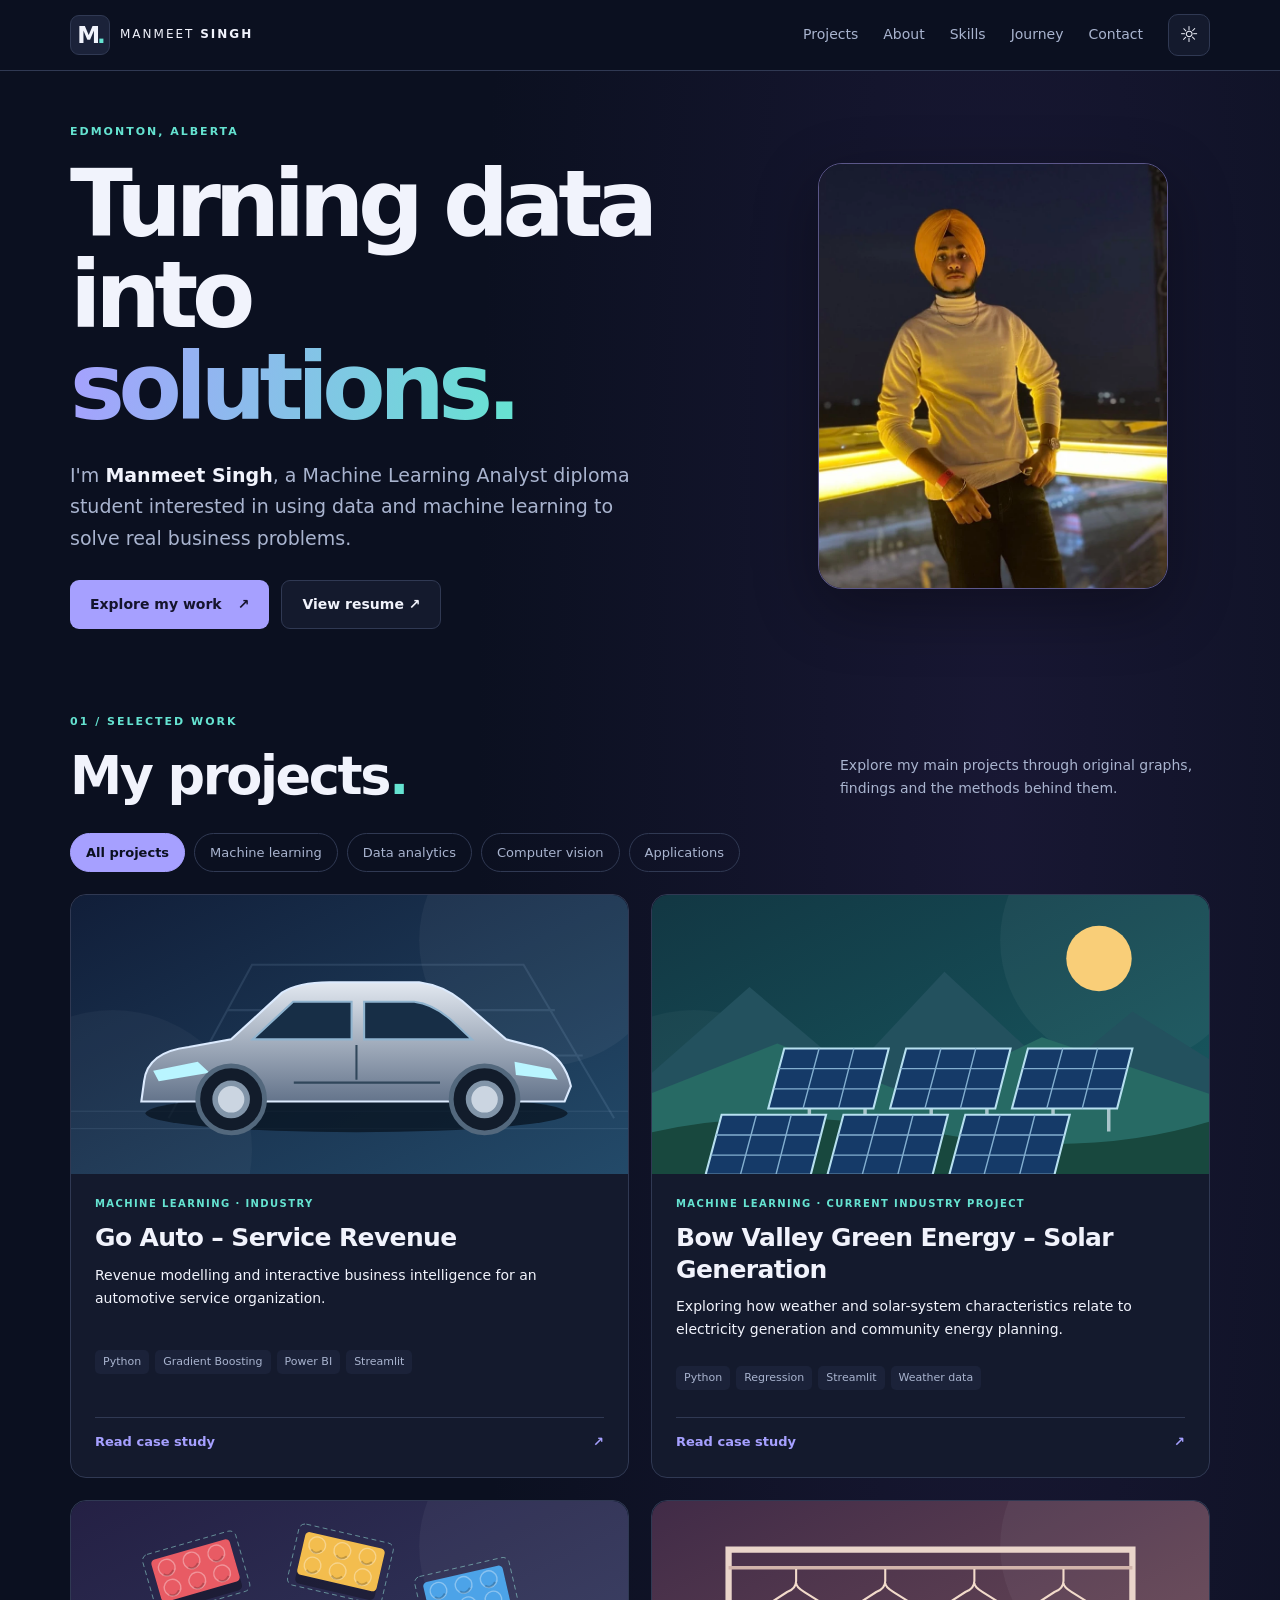
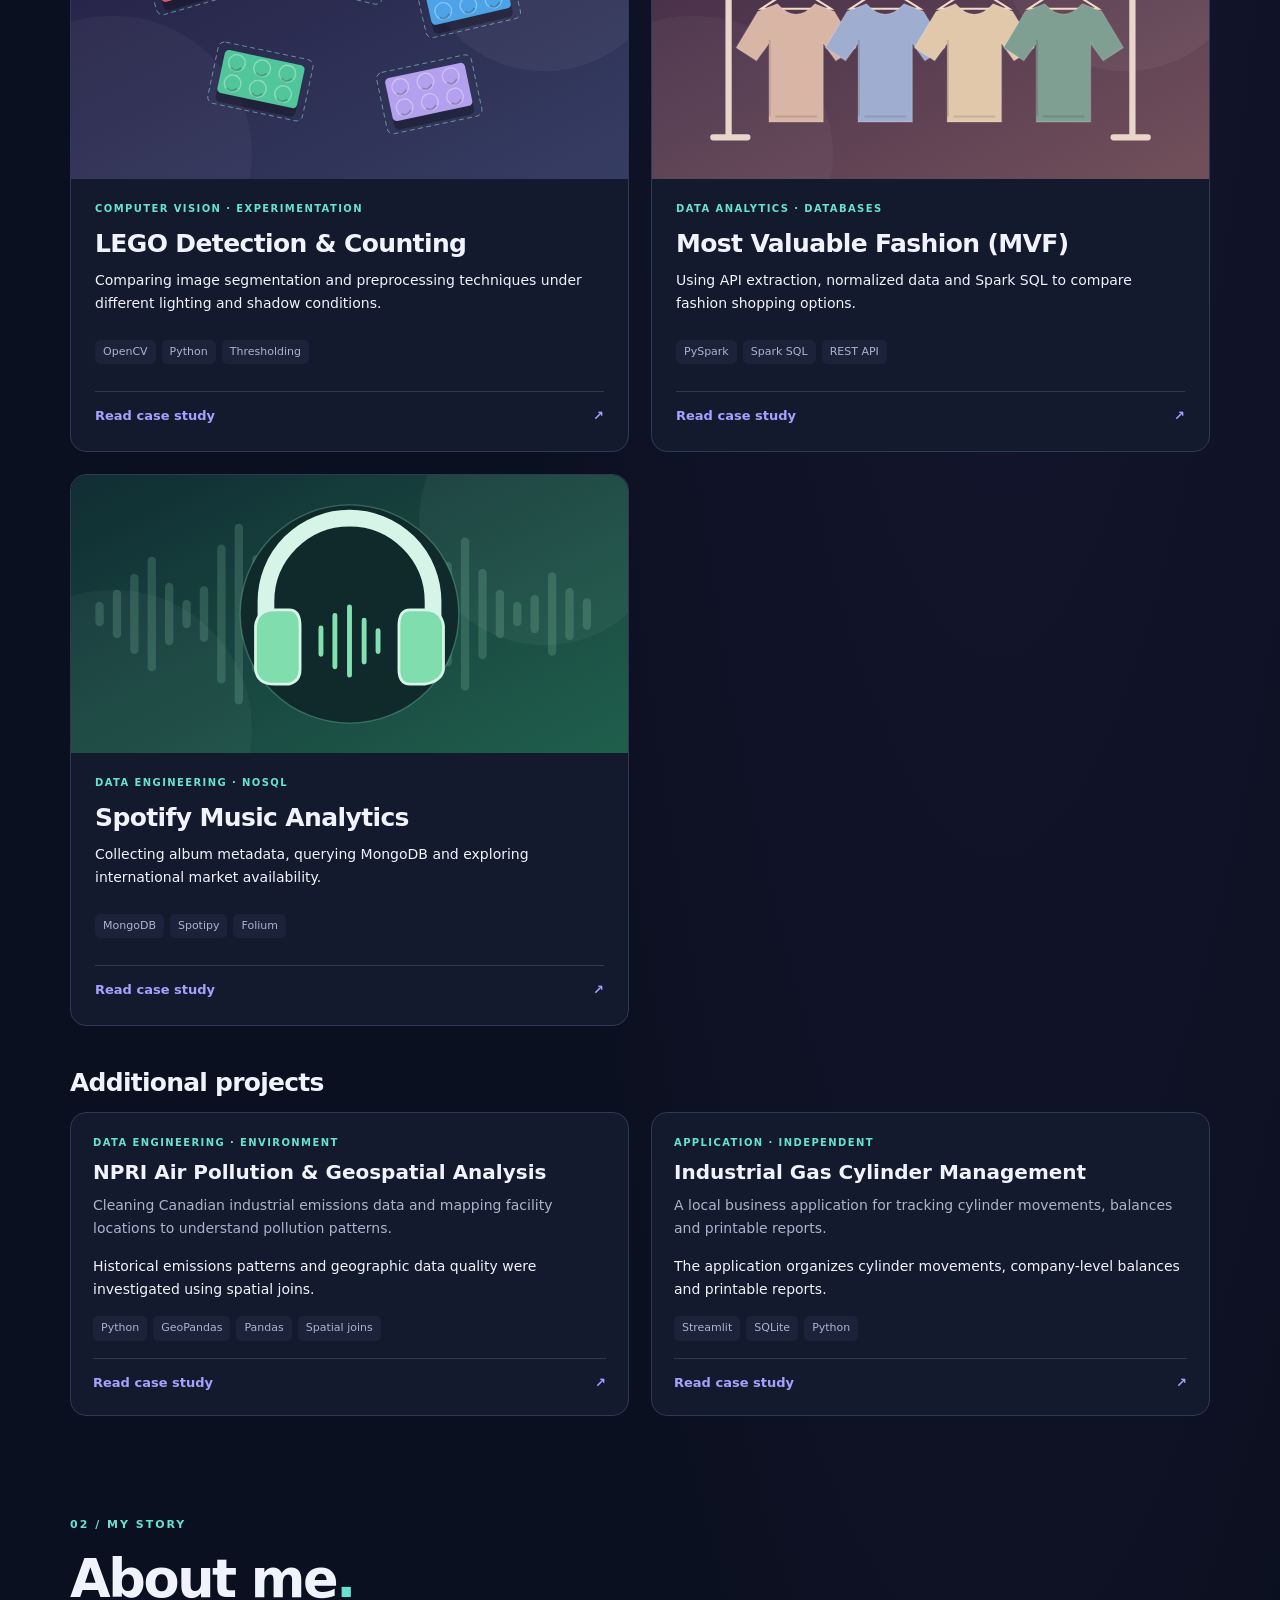
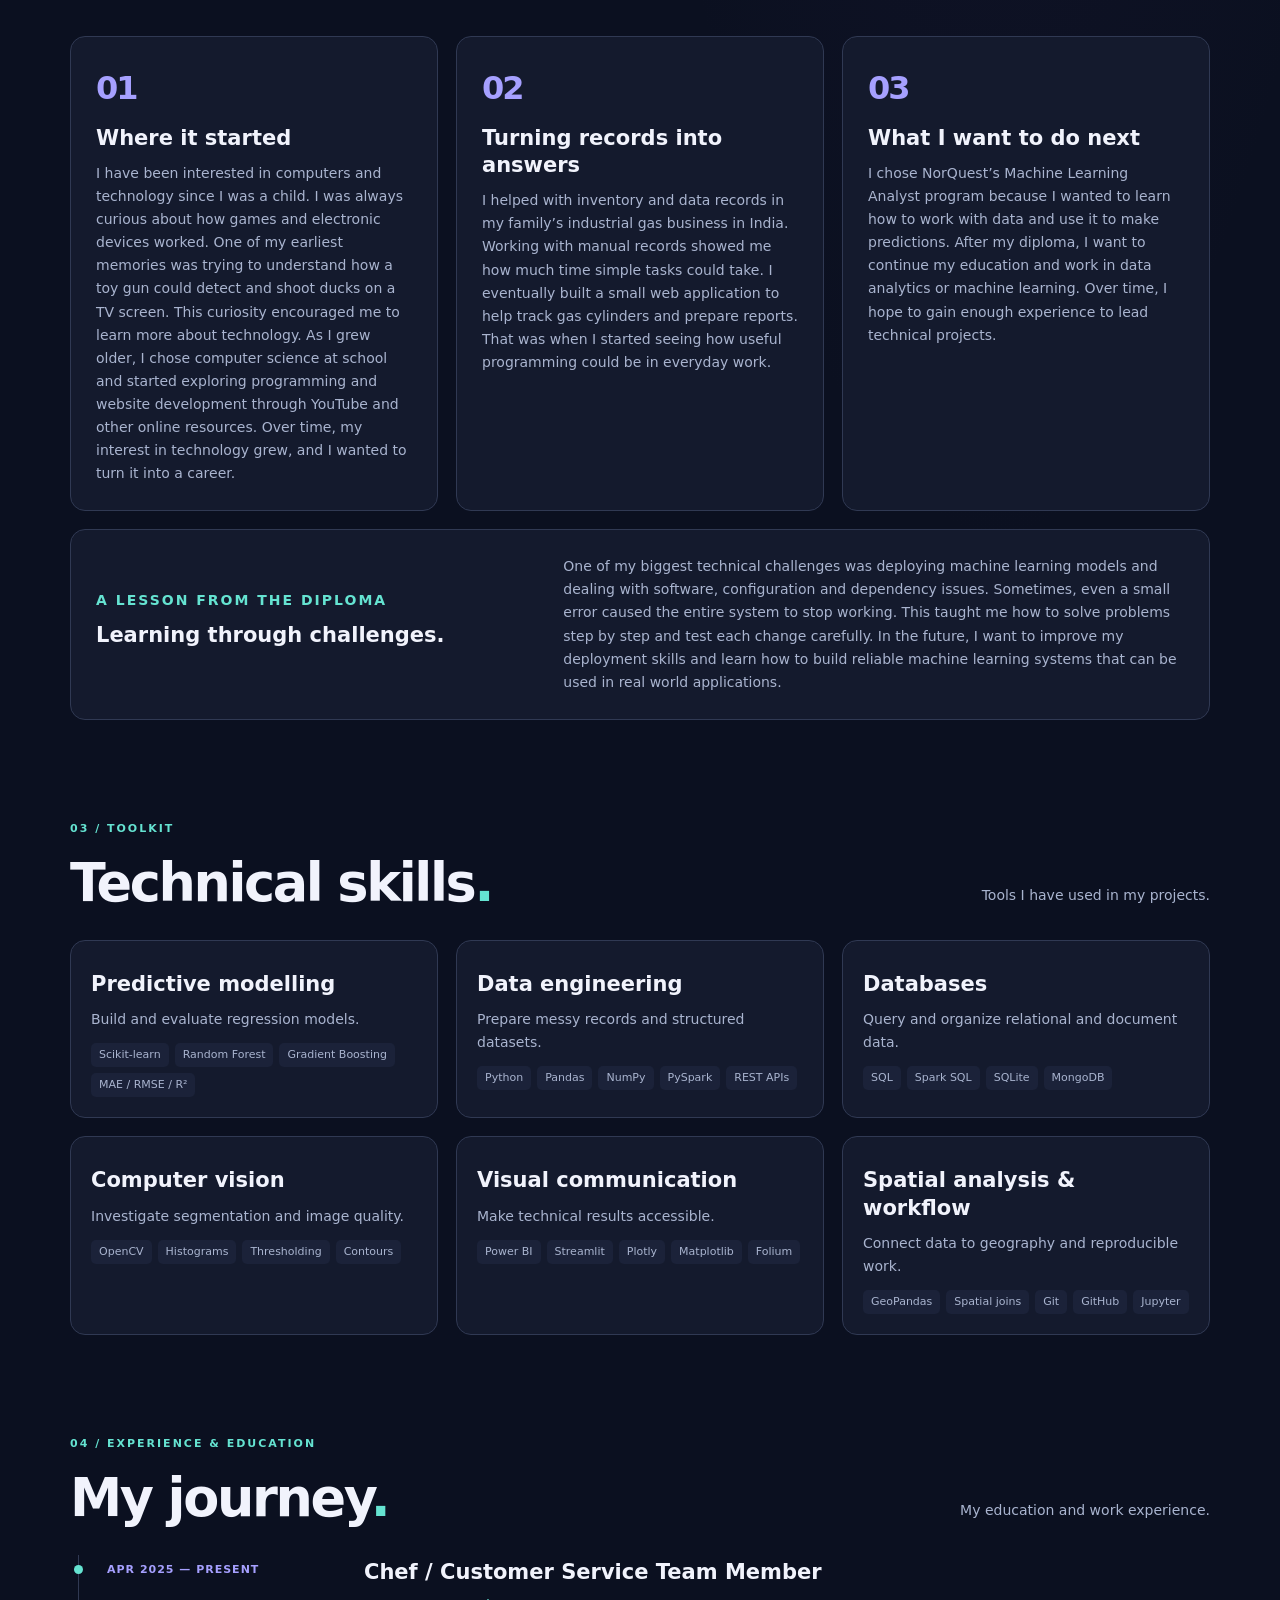
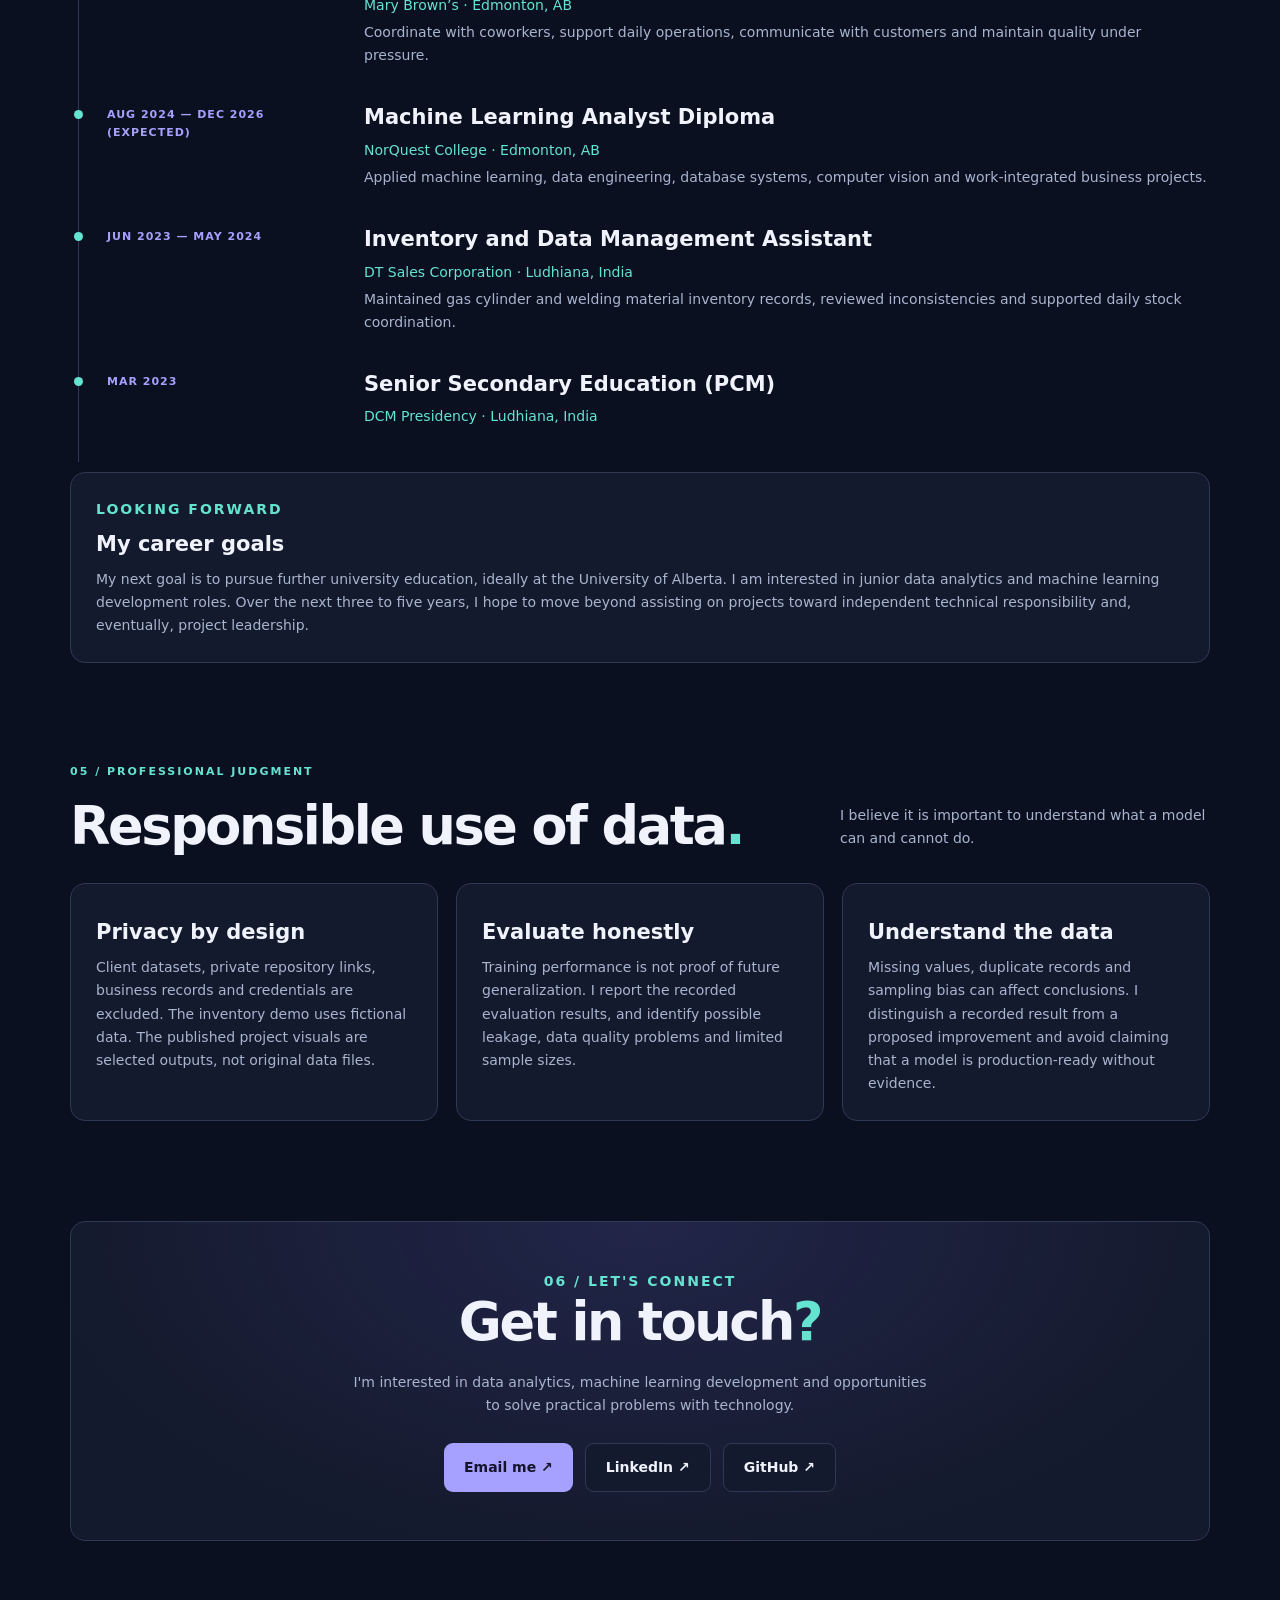
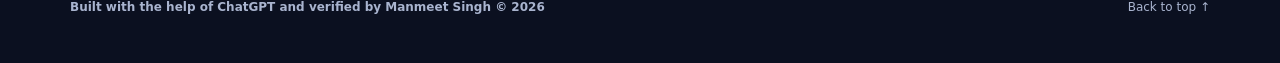
<file: index.html>
<!DOCTYPE html>

<html lang="en"><head><meta charset="utf-8"/><meta content="width=device-width,initial-scale=1" name="viewport"/><meta content="Manmeet Singh — Machine Learning Analyst student. Selected work in analytics, computer vision and business automation." name="description"/><meta content="#0c1021" name="theme-color"/><title>Manmeet Singh | Data &amp; Machine Learning Portfolio</title><link href="style.css" rel="stylesheet"/><script defer="" src="app.js"></script></head><body><a class="skip" href="#main">Skip to content</a><header class="header"><div class="nav wrap"><a class="brand" href="#home"><span class="mark">M<span>.</span></span><span>MANMEET <b>SINGH</b></span></a><button aria-expanded="false" aria-label="Toggle navigation" class="menu">☰</button><nav aria-label="Main navigation"><a href="#work">Projects</a><a href="#about">About</a><a href="#skills">Skills</a><a href="#journey">Journey</a><a href="#contact">Contact</a></nav><button aria-label="Switch color theme" class="theme" id="theme">☼</button></div></header><main id="main"><section class="hero wrap" id="home"><div class="hero-copy"><div class="eyebrow">EDMONTON, ALBERTA</div><h1>Turning data into<br/><em>solutions.</em></h1><p class="intro">I'm <strong>Manmeet Singh</strong>, a Machine Learning Analyst diploma student interested in using data and machine learning to solve real business problems.</p><div class="actions"><a class="primary" href="#work">Explore my work <span>↗</span></a><a class="secondary" href="resume.html">View resume ↗</a></div></div><div aria-label="Portrait of Manmeet Singh" class="hero-art"><div class="portrait"><img alt="Manmeet Singh standing outdoors in warm evening lighting" src="assets/portrait.webp"/></div></div></section><section class="section wrap" id="work"><div class="section-head"><div><p class="eyebrow">01 / SELECTED WORK</p><h2>My projects<span>.</span></h2></div><p>Explore my main projects through original graphs, findings and the methods behind them.</p></div><div aria-label="Filter projects" class="filters" role="group"><button aria-pressed="true" class="active" data-filter="all">All projects</button><button aria-pressed="false" data-filter="ml">Machine learning</button><button aria-pressed="false" data-filter="data">Data analytics</button><button aria-pressed="false" data-filter="cv">Computer vision</button><button aria-pressed="false" data-filter="app">Applications</button></div><div class="project-grid" id="projects"></div><p aria-live="polite" class="sr" id="filter-status"></p></section><section class="section wrap" id="about"><div class="section-head"><div><p class="eyebrow">02 / MY STORY</p><h2>About me<span>.</span></h2></div></div><div class="story"><article class="panel"><span class="number">01</span><h3>Where it started</h3><p>I have been interested in computers and technology since I was a child. I was always curious about how games and electronic devices worked. One of my earliest memories was trying to understand how a toy gun could detect and shoot ducks on a TV screen. This curiosity encouraged me to learn more about technology. As I grew older, I chose computer science at school and started exploring programming and website development through YouTube and other online resources. Over time, my interest in technology grew, and I wanted to turn it into a career.</p></article><article class="panel"><span class="number">02</span><h3>Turning records into answers</h3><p>I helped with inventory and data records in my family’s industrial gas business in India. Working with manual records showed me how much time simple tasks could take. I eventually built a small web application to help track gas cylinders and prepare reports. That was when I started seeing how useful programming could be in everyday work.</p></article><article class="panel"><span class="number">03</span><h3>What I want to do next</h3><p>I chose NorQuest’s Machine Learning Analyst program because I wanted to learn how to work with data and use it to make predictions. After my diploma, I want to continue my education and work in data analytics or machine learning. Over time, I hope to gain enough experience to lead technical projects.</p></article></div><div class="reflection panel"><div><p class="eyebrow">A LESSON FROM THE DIPLOMA</p><h3>Learning through challenges.</h3></div><p>One of my biggest technical challenges was deploying machine learning models and dealing with software, configuration and dependency issues. Sometimes, even a small error caused the entire system to stop working. This taught me how to solve problems step by step and test each change carefully. In the future, I want to improve my deployment skills and learn how to build reliable machine learning systems that can be used in real world applications.</p></div></section><section class="section wrap" id="skills"><div class="section-head"><div><p class="eyebrow">03 / TOOLKIT</p><h2>Technical skills<span>.</span></h2></div><p>Tools I have used in my projects.</p></div><div class="skill-grid" id="skill-grid"></div></section><section class="section wrap" id="journey"><div class="section-head"><div><p class="eyebrow">04 / EXPERIENCE &amp; EDUCATION</p><h2>My journey<span>.</span></h2></div><p>My education and work experience.</p></div><div class="timeline"><article><time>APR 2025 — PRESENT</time><div><h3>Chef / Customer Service Team Member</h3><p class="sub">Mary Brown’s · Edmonton, AB</p><p>Coordinate with coworkers, support daily operations, communicate with customers and maintain quality under pressure.</p></div></article><article><time>AUG 2024 — DEC 2026 (EXPECTED)</time><div><h3>Machine Learning Analyst Diploma</h3><p class="sub">NorQuest College · Edmonton, AB</p><p>Applied machine learning, data engineering, database systems, computer vision and work-integrated business projects.</p></div></article><article><time>JUN 2023 — MAY 2024</time><div><h3>Inventory and Data Management Assistant</h3><p class="sub">DT Sales Corporation · Ludhiana, India</p><p>Maintained gas cylinder and welding material inventory records, reviewed inconsistencies and supported daily stock coordination.</p></div></article><article><time>MAR 2023</time><div><h3>Senior Secondary Education (PCM)</h3><p class="sub">DCM Presidency · Ludhiana, India</p></div></article></div><div class="goals panel"><p class="eyebrow">LOOKING FORWARD</p><h3>My career goals</h3><p>My next goal is to pursue further university education, ideally at the University of Alberta. I am interested in junior data analytics and machine learning development roles. Over the next three to five years, I hope to move beyond assisting on projects toward independent technical responsibility and, eventually, project leadership.</p></div></section><section class="section wrap" id="responsibility"><div class="section-head"><div><p class="eyebrow">05 / PROFESSIONAL JUDGMENT</p><h2>Responsible use of data<span>.</span></h2></div><p>I believe it is important to understand what a model can and cannot do.</p></div><div class="story"><article class="panel"><h3>Privacy by design</h3><p>Client datasets, private repository links, business records and credentials are excluded. The inventory demo uses fictional data. The published project visuals are selected outputs, not original data files.</p></article><article class="panel"><h3>Evaluate honestly</h3><p>Training performance is not proof of future generalization. I report the recorded evaluation results, and identify possible leakage, data quality problems and limited sample sizes.</p></article><article class="panel"><h3>Understand the data</h3><p>Missing values, duplicate records and sampling bias can affect conclusions. I distinguish a recorded result from a proposed improvement and avoid claiming that a model is production-ready without evidence.</p></article></div></section><section class="section wrap" id="contact"><div class="contact panel"><p class="eyebrow">06 / LET'S CONNECT</p><h2>Get in touch<span>?</span></h2><p>I'm interested in data analytics, machine learning development and opportunities to solve practical problems with technology.</p><div class="actions"><a class="primary" href="mailto:manmeetsingh.200472@gmail.com">Email me ↗</a><a class="secondary" href="https://www.linkedin.com/in/manmeet-singh-952027340/" rel="noopener" target="_blank">LinkedIn ↗</a><a class="secondary" href="https://github.com/ManmeetS0704" rel="noopener" target="_blank">GitHub ↗</a></div></div></section></main><footer class="wrap footer"><div><strong>Built with the help of ChatGPT and verified by Manmeet Singh © 2026</strong></div><a href="#home">Back to top ↑</a></footer></body></html>
</file>
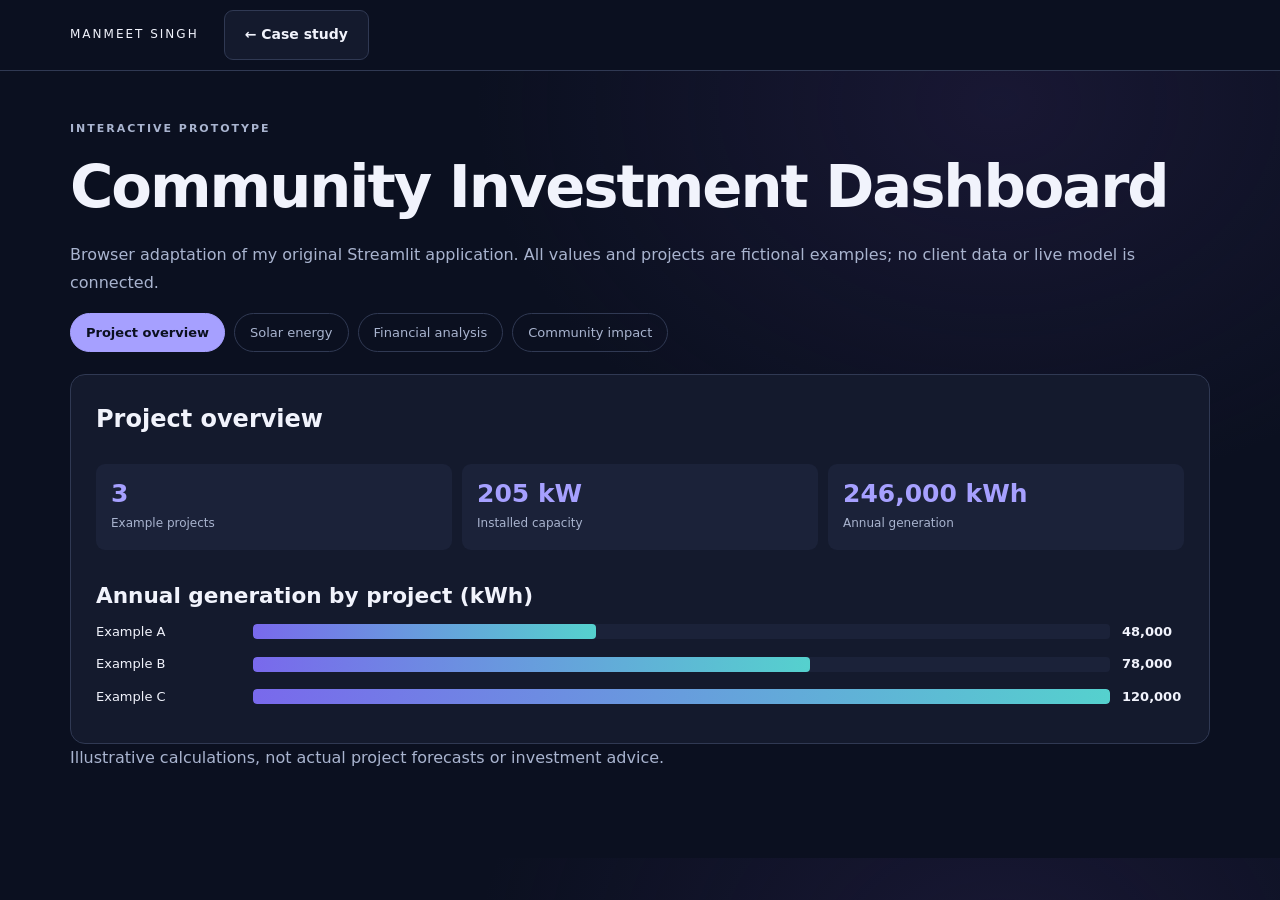
<file: bow-demo.html>
<!doctype html><html lang="en"><head><meta charset="utf-8"><meta name="viewport" content="width=device-width,initial-scale=1"><title>Community Investment Dashboard</title><link rel="stylesheet" href="style.css"></head><body><header class="header"><div class="nav wrap"><a class="brand" href="index.html">MANMEET SINGH</a><a class="secondary" href="case-bow.html">← Case study</a></div></header><main class="wrap case-page"><p class="eyebrow">INTERACTIVE PROTOTYPE</p><h1>Community Investment Dashboard</h1><p>Browser adaptation of my original Streamlit application. All values and projects are fictional examples; no client data or live model is connected.</p><div class="filters"><button data-view="overview" class="active">Project overview</button><button data-view="solar">Solar energy</button><button data-view="finance">Financial analysis</button><button data-view="impact">Community impact</button></div><section class="panel" id="dash"></section><p>Illustrative calculations, not actual project forecasts or investment advice.</p></main><script>
const data=[{name:'Example A',capacity:40,annual:48000,cost:85000,grant:20000,op:1000},{name:'Example B',capacity:65,annual:78000,cost:130000,grant:30000,op:1600},{name:'Example C',capacity:100,annual:120000,cost:195000,grant:45000,op:2400}];let selected=0;const dash=document.querySelector('#dash'),fmt=n=>Math.round(n).toLocaleString('en-CA'),money=n=>'$'+fmt(n),sum=k=>data.reduce((a,p)=>a+p[k],0),get=id=>document.getElementById(id);const cards=a=>'<div class="metrics">'+a.map(([v,l])=>`<div class="metric"><strong>${v}</strong><span>${l}</span></div>`).join('')+'</div>';const bars=a=>{const m=Math.max(...a.map(x=>x[1]),1);return a.map(([l,v])=>`<div class="bar-row"><span>${l}</span><div class="bar-track"><div class="bar-fill" style="width:${Math.max(0,v/m*100)}%"></div></div><strong>${fmt(v)}</strong></div>`).join('')};const picker=()=>`<label>Solar project <select id="project">${data.map((p,i)=>`<option value="${i}" ${i===selected?'selected':''}>${p.name}</option>`).join('')}</select></label>`;function render(view){const p=data[selected];if(view==='overview')dash.innerHTML='<h2>Project overview</h2>'+cards([[data.length,'Example projects'],[fmt(sum('capacity'))+' kW','Installed capacity'],[fmt(sum('annual'))+' kWh','Annual generation']])+ '<h3>Annual generation by project (kWh)</h3>'+bars(data.map(p=>[p.name,p.annual]));if(view==='solar'){dash.innerHTML='<h2>Solar energy analysis</h2>'+picker()+cards([[fmt(p.annual)+' kWh','Annual generation'],[p.capacity+' kW','Capacity']])+'<h3>Illustrative monthly generation (kWh)</h3>'+bars(['Jan','Feb','Mar','Apr','May','Jun','Jul','Aug','Sep','Oct','Nov','Dec'].map((m,i)=>[m,p.annual*[3,4,7,9,12,13,13,12,10,8,5,4][i]/100]));}if(view==='finance'){dash.innerHTML='<h2>Financial analysis</h2>'+picker()+`<div class="demo-controls"><label>Electricity price (CAD/kWh) <input id="price" type="number" min="0" max="1" step=".01" value=".12"></label><label>Grant (CAD) <input id="grant" type="number" min="0" max="${p.cost}" step="1000" value="${p.grant}"></label><label>Generation change (%) <input id="change" type="range" min="-30" max="30" value="0"><output id="change-value">0</output></label><label>Years <input id="years" type="range" min="1" max="30" value="20"><output id="years-value">20</output></label></div><div id="result"></div>`;const update=()=>{let price=Math.max(0,Math.min(1,+get('price').value)),grant=Math.max(0,Math.min(p.cost,+get('grant').value)),change=+get('change').value,years=+get('years').value;get('change-value').value=change;get('years-value').value=years;let revenue=p.annual*(1+change/100)*price,cash=revenue-p.op,initial=p.cost-grant;get('result').innerHTML=cards([[money(revenue),'Annual revenue'],[money(cash),'Annual operating cash flow'],[money(initial),'Initial cost after grant'],[money(cash*years-initial),'Cumulative cash flow']])+`<p>Undiscounted cash flow over ${years} years, assuming constant generation and costs.</p>`};dash.querySelectorAll('input').forEach(x=>x.oninput=update);update();}if(view==='impact'){dash.innerHTML='<h2>Community impact</h2><label>Assumed avoided emissions (kg CO₂e/kWh) <input id="factor" type="number" min="0" max="2" step=".05" value=".4"></label><div id="result"></div>';const update=()=>{let f=Math.max(0,Math.min(2,+get('factor').value));get('result').innerHTML=cards([[fmt(sum('annual'))+' kWh','Annual renewable energy'],[(sum('annual')*f/1000).toFixed(1)+' t','Illustrative avoided CO₂e'],[money(sum('cost')),'Illustrative investment']])+bars(data.map(p=>[p.name,p.annual*f/1000]))+'<p>Hypothetical emissions factor; not an official Alberta factor.</p>'};get('factor').oninput=update;update();}const select=get('project');if(select)select.onchange=e=>{selected=+e.target.value;render(view)}}document.querySelectorAll('[data-view]').forEach(b=>b.onclick=()=>{document.querySelectorAll('[data-view]').forEach(x=>x.classList.toggle('active',x===b));render(b.dataset.view)});try{document.body.classList.toggle('light',localStorage.getItem('portfolio-theme')==='light')}catch{}render('overview');</script></body></html>
</file>
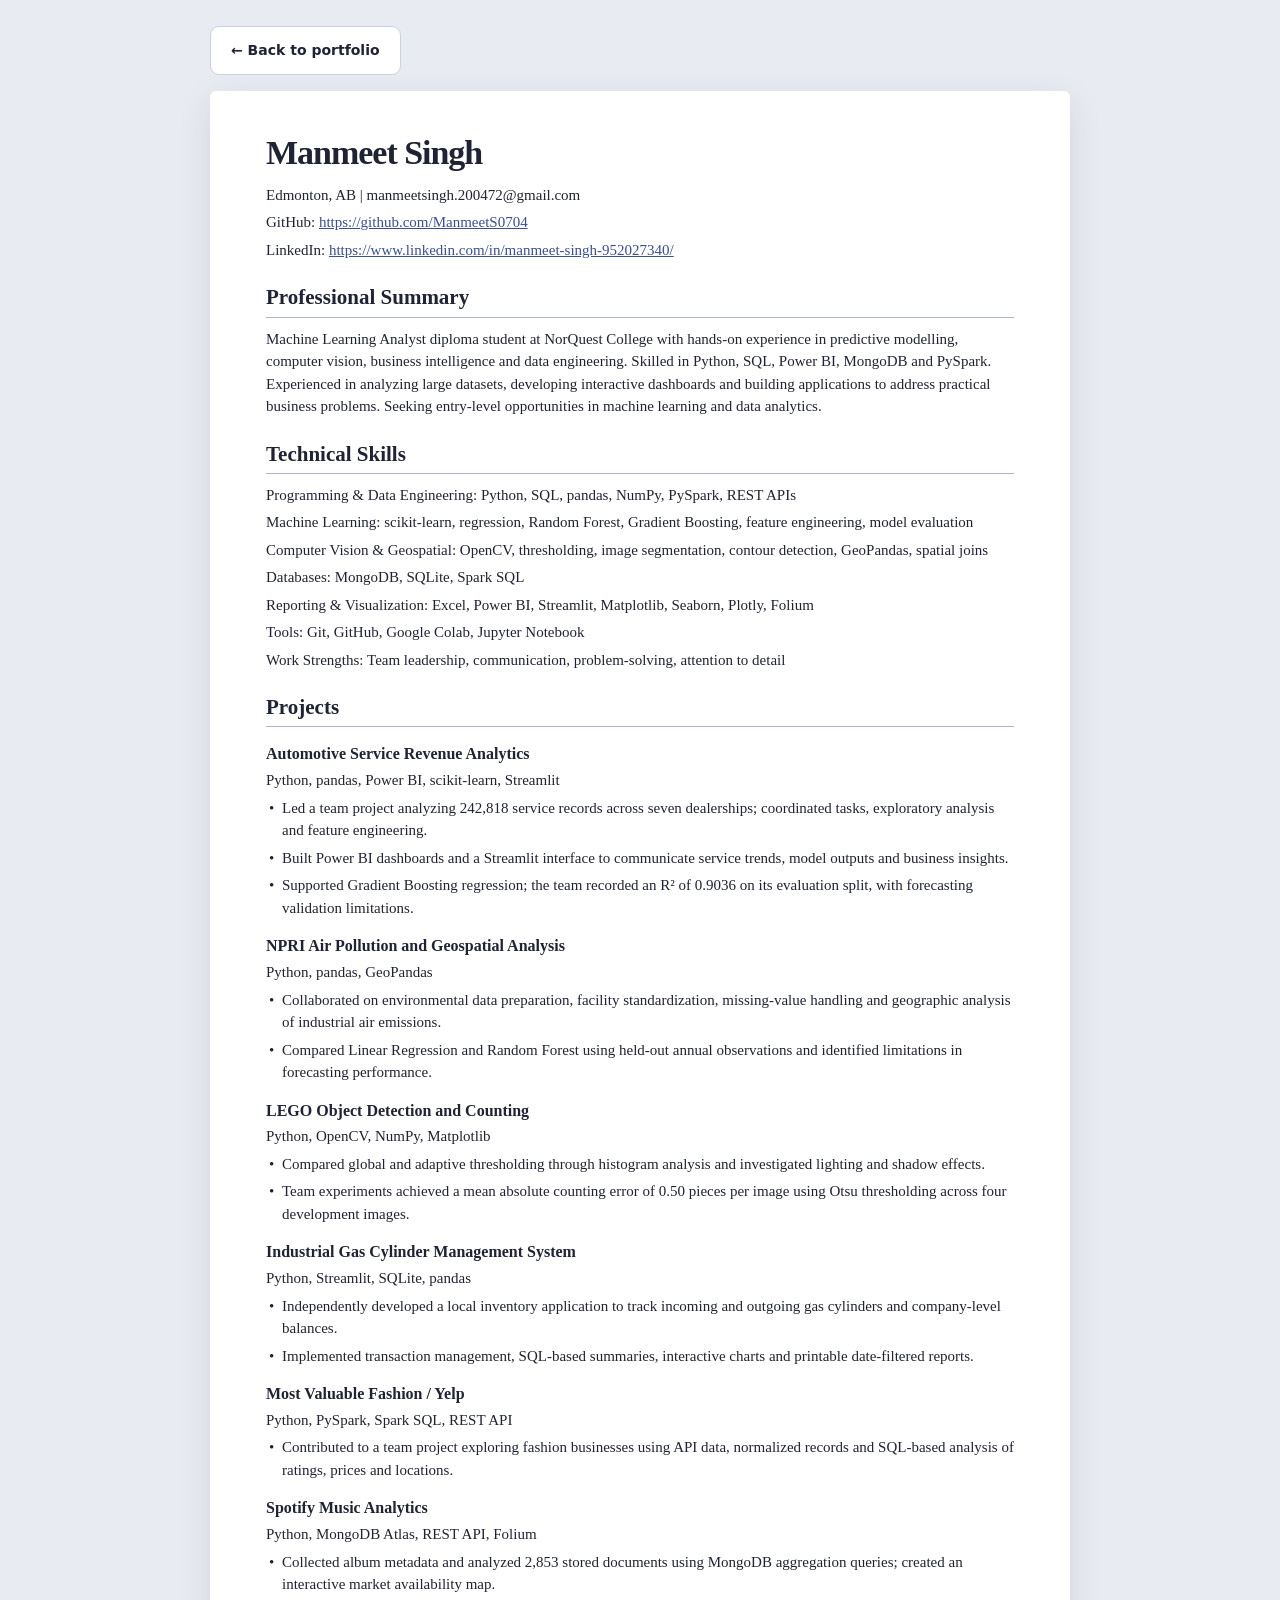
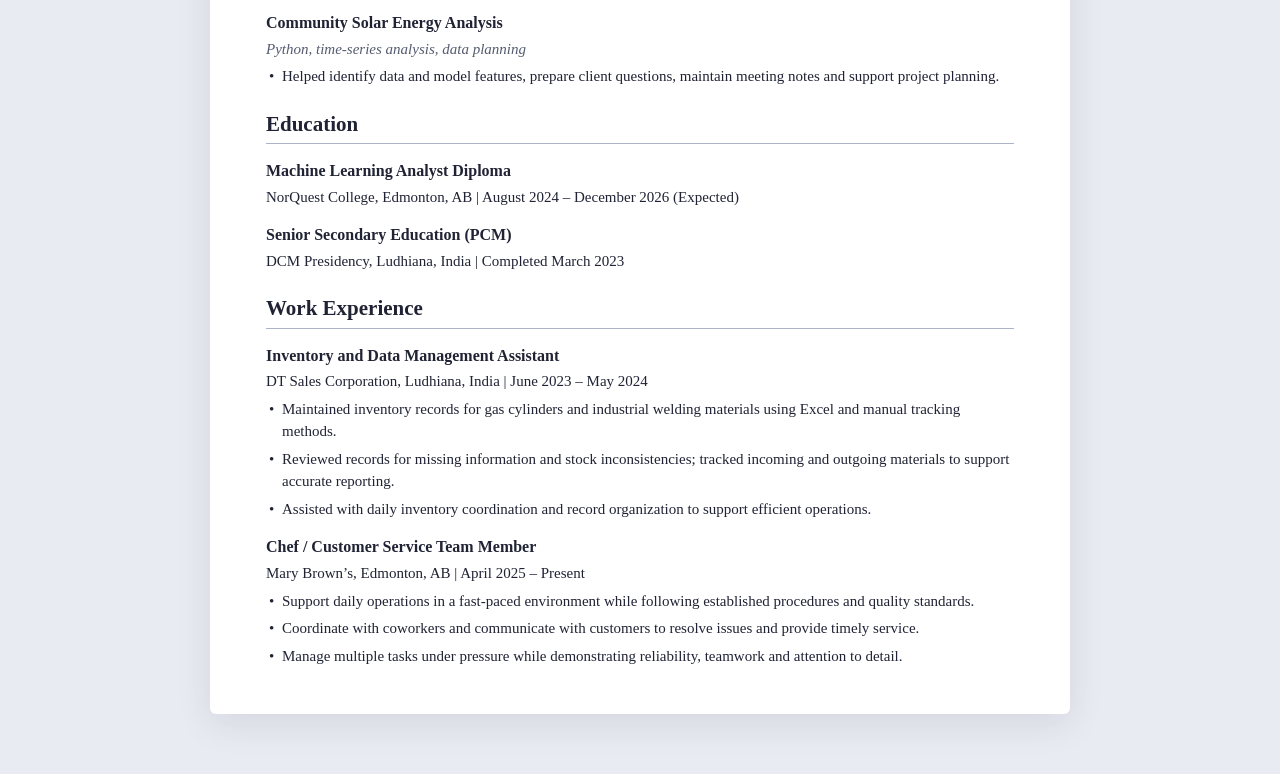
<file: resume.html>
<!DOCTYPE html>
<html lang="en"><head><meta charset="utf-8"/><meta content="width=device-width,initial-scale=1" name="viewport"/><title>Manmeet Singh | Resume</title><link href="style.css" rel="stylesheet"/></head><body class="resume-page"><header class="resume-nav wrap"><a class="secondary" href="index.html">← Back to portfolio</a></header><main aria-label="Resume" class="resume-paper"><h1>Manmeet Singh</h1><p>Edmonton, AB | manmeetsingh.200472@gmail.com</p><p class="resume-contact">GitHub: <a href="https://github.com/ManmeetS0704">https://github.com/ManmeetS0704</a></p><p class="resume-contact">LinkedIn: <a href="https://www.linkedin.com/in/manmeet-singh-952027340/">https://www.linkedin.com/in/manmeet-singh-952027340/</a></p><h2>Professional Summary</h2><p>Machine Learning Analyst diploma student at NorQuest College with hands-on experience in predictive modelling, computer vision, business intelligence and data engineering. Skilled in Python, SQL, Power BI, MongoDB and PySpark. Experienced in analyzing large datasets, developing interactive dashboards and building applications to address practical business problems. Seeking entry-level opportunities in machine learning and data analytics.</p><h2>Technical Skills</h2><p>Programming &amp; Data Engineering: Python, SQL, pandas, NumPy, PySpark, REST APIs</p><p>Machine Learning: scikit-learn, regression, Random Forest, Gradient Boosting, feature engineering, model evaluation</p><p>Computer Vision &amp; Geospatial: OpenCV, thresholding, image segmentation, contour detection, GeoPandas, spatial joins</p><p>Databases: MongoDB, SQLite, Spark SQL</p><p>Reporting &amp; Visualization: Excel, Power BI, Streamlit, Matplotlib, Seaborn, Plotly, Folium</p><p>Tools: Git, GitHub, Google Colab, Jupyter Notebook</p><p>Work Strengths: Team leadership, communication, problem-solving, attention to detail</p><h2>Projects</h2><h3>Automotive Service Revenue Analytics</h3><p>Python, pandas, Power BI, scikit-learn, Streamlit</p><p class="resume-bullet">Led a team project analyzing 242,818 service records across seven dealerships; coordinated tasks, exploratory analysis and feature engineering.</p><p class="resume-bullet">Built Power BI dashboards and a Streamlit interface to communicate service trends, model outputs and business insights.</p><p class="resume-bullet">Supported Gradient Boosting regression; the team recorded an R² of 0.9036 on its evaluation split, with forecasting validation limitations.</p><h3>NPRI Air Pollution and Geospatial Analysis</h3><p>Python, pandas, GeoPandas</p><p class="resume-bullet">Collaborated on environmental data preparation, facility standardization, missing-value handling and geographic analysis of industrial air emissions.</li></p><p class="resume-bullet">Compared Linear Regression and Random Forest using held-out annual observations and identified limitations in forecasting performance.</p><h3>LEGO Object Detection and Counting</h3><p>Python, OpenCV, NumPy, Matplotlib</p><p class="resume-bullet">Compared global and adaptive thresholding through histogram analysis and investigated lighting and shadow effects.</p><p class="resume-bullet">Team experiments achieved a mean absolute counting error of 0.50 pieces per image using Otsu thresholding across four development images.</p><h3>Industrial Gas Cylinder Management System</h3><p>Python, Streamlit, SQLite, pandas</p><p class="resume-bullet">Independently developed a local inventory application to track incoming and outgoing gas cylinders and company-level balances.</p><p class="resume-bullet">Implemented transaction management, SQL-based summaries, interactive charts and printable date-filtered reports.</p><h3>Most Valuable Fashion / Yelp</h3><p>Python, PySpark, Spark SQL, REST API</p><p class="resume-bullet">Contributed to a team project exploring fashion businesses using API data, normalized records and SQL-based analysis of ratings, prices and locations.</p><h3>Spotify Music Analytics</h3><p>Python, MongoDB Atlas, REST API, Folium</p><p class="resume-bullet">Collected album metadata and analyzed 2,853 stored documents using MongoDB aggregation queries; created an interactive market availability map.</p><h3>Community Solar Energy Analysis</h3><p class="resume-stack">Python, time-series analysis, data planning</p><p class="resume-bullet">Helped identify data and model features, prepare client questions, maintain meeting notes and support project planning.</p><h2>Education</h2><h3>Machine Learning Analyst Diploma</h3><p>NorQuest College, Edmonton, AB | August 2024 – December 2026 (Expected)</p><h3>Senior Secondary Education (PCM)</h3><p>DCM Presidency, Ludhiana, India | Completed March 2023</p><h2>Work Experience</h2><h3>Inventory and Data Management Assistant</h3><p>DT Sales Corporation, Ludhiana, India | June 2023 – May 2024</p><p class="resume-bullet">Maintained inventory records for gas cylinders and industrial welding materials using Excel and manual tracking methods.</p><p class="resume-bullet">Reviewed records for missing information and stock inconsistencies; tracked incoming and outgoing materials to support accurate reporting.</p><p class="resume-bullet">Assisted with daily inventory coordination and record organization to support efficient operations.</p><h3>Chef / Customer Service Team Member</h3><p>Mary Brown’s, Edmonton, AB | April 2025 – Present</p><p class="resume-bullet">Support daily operations in a fast-paced environment while following established procedures and quality standards.</p><p class="resume-bullet">Coordinate with coworkers and communicate with customers to resolve issues and provide timely service.</p><p class="resume-bullet">Manage multiple tasks under pressure while demonstrating reliability, teamwork and attention to detail.</p></main></body></html>
</file>
<file: style.css>
:root{color-scheme:dark;--bg:#0b1020;--panel:#141a2d;--panel2:#1b2239;--fg:#f1f3fc;--muted:#a9b4cf;--line:#303953;--accent:#a6a0ff;--cyan:#65e3d1;--shadow:#0005}*{box-sizing:border-box}html{scroll-behavior:smooth;scroll-padding-top:95px}body{margin:0;background:radial-gradient(ellipse at 78% 12%,#33265a55,transparent 37%),var(--bg);color:var(--fg);font-family:Inter,system-ui,-apple-system,BlinkMacSystemFont,"Segoe UI",sans-serif;line-height:1.65}body.light{color-scheme:light;--bg:#f5f6fc;--panel:#fff;--panel2:#e8eafa;--fg:#20233d;--muted:#515b76;--line:#cbd1e4;--accent:#5542c2;--cyan:#087e70;--shadow:#25204b14;background:var(--bg)}a{color:inherit;text-decoration:none}button{font:inherit;color:inherit;cursor:pointer}button:focus-visible,a:focus-visible,input:focus-visible,select:focus-visible,summary:focus-visible{outline:3px solid var(--cyan);outline-offset:4px}.wrap{width:min(1140px,calc(100% - 48px));margin:auto}.header{position:sticky;top:0;z-index:5;background:var(--bg);border-bottom:1px solid var(--line)}.nav{height:70px;display:flex;align-items:center;gap:25px}.brand{display:flex;align-items:center;gap:10px;font-size:12px;letter-spacing:2px;white-space:nowrap}.brand b{font-weight:800}.mark{display:grid;place-items:center;background:var(--panel2);border:1px solid var(--line);border-radius:9px;width:40px;height:40px;font-size:23px;letter-spacing:-3px;font-weight:900;display:inline-block;text-align:center;line-height:38px}.mark span,h2 span{color:var(--cyan)}nav{display:flex;gap:25px;margin-left:auto;font-size:14px;color:var(--muted)}nav a:hover{color:var(--accent)}.theme,.menu,#close{border:1px solid var(--line);background:var(--panel);border-radius:10px;width:42px;height:42px;font-size:22px}.menu{display:none}.hero{display:grid;grid-template-columns:1.2fr .8fr;gap:55px;align-items:center;min-height:570px;padding:62px 0 50px}.eyebrow{font-size:11px;letter-spacing:2px;font-weight:750;color:var(--cyan);margin:0 0 16px}.dot{display:inline-block;width:8px;height:8px;background:var(--cyan);border-radius:50%;box-shadow:0 0 14px var(--cyan);margin-right:7px}h1,h2,h3,p{margin-top:0}h1{font-size:clamp(58px,7.2vw,105px);line-height:.99;letter-spacing:-.07em;margin-bottom:27px}h1 em{font-style:normal;background:linear-gradient(100deg,var(--accent),var(--cyan));-webkit-background-clip:text;background-clip:text;color:transparent}.intro{font-size:19px;color:var(--muted);max-width:570px}.intro strong{color:var(--fg)}.actions{display:flex;gap:12px;flex-wrap:wrap;margin-top:26px}.primary,.secondary{display:inline-flex;align-items:center;justify-content:center;gap:16px;padding:12px 20px;border-radius:9px;font-size:14px;font-weight:700}.primary{background:#a6a0ff;color:#15142d}.primary:hover{background:#c5c0ff}.secondary{border:1px solid var(--line);background:var(--panel)}.secondary:hover{border-color:var(--accent)}.hero-meta{display:flex;gap:20px;margin-top:34px;font-size:10px;letter-spacing:1.5px;color:var(--muted)}.hero-art{position:relative;display:grid;place-items:center;min-height:440px}.portrait{position:relative;width:76%;max-width:340px;border-radius:24px;overflow:hidden;border:1px solid #b7aaff70;box-shadow:0 28px 70px var(--shadow);transform:rotate(3deg)}.portrait img{width:100%;display:block;aspect-ratio: .79;object-fit:cover}.portrait-label{position:absolute;bottom:0;left:0;right:0;padding:30px 20px 16px;background:linear-gradient(transparent,#080b18ee);color:white;font-size:16px;font-weight:800;letter-spacing:2px}.portrait-label small{display:block;font-size:10px;font-weight:500;color:#c6cce3}.orbit{position:absolute;width:96%;aspect-ratio:1;border-radius:50%;border:1px dashed var(--line);box-shadow:0 0 70px #7168ff22 inset}.float{position:absolute;padding:10px 14px;border-radius:8px;border:1px solid var(--line);background:var(--panel);font-size:10px;font-weight:700;letter-spacing:1px;box-shadow:0 8px 25px var(--shadow)}.float.a{top:12%;left:0}.float.b{bottom:9%;right:0}.float b{color:var(--cyan)}.stats{display:grid;grid-template-columns:repeat(4,1fr);border:1px solid var(--line);border-radius:16px;background:var(--panel);overflow:hidden}.stats div{padding:23px 26px;border-right:1px solid var(--line)}.stats div:last-child{border:0}.stats strong{display:block;font-size:34px;line-height:1.2;letter-spacing:-1.5px;color:var(--accent)}.stats span{font-size:12px;color:var(--muted)}.section{padding-top:88px;padding-bottom:12px}.section-head{display:flex;justify-content:space-between;gap:35px;align-items:end;margin-bottom:28px}.section-head>p{max-width:370px;color:var(--muted);margin-bottom:5px;font-size:14px}.section-head h2,.contact h2{font-size:clamp(32px,4.1vw,55px);line-height:1.1;letter-spacing:-.045em;margin:0}.filters{display:flex;flex-wrap:wrap;gap:9px;margin-bottom:22px}.filters button{padding:8px 15px;border:1px solid var(--line);border-radius:30px;background:transparent;color:var(--muted);font-size:13px}.filters button.active{background:var(--accent);border-color:var(--accent);color:var(--bg);font-weight:750}.project-grid{display:grid;grid-template-columns:repeat(3,minmax(0,1fr));gap:18px}.project{display:flex;flex-direction:column;background:var(--panel);border:1px solid var(--line);border-radius:16px;overflow:hidden;transition:transform .2s,border .2s}.project:hover{transform:translateY(-4px);border-color:var(--accent)}.project-visual{height:150px;position:relative;overflow:hidden;background:linear-gradient(130deg,#1a2544,#282347);color:#d4d4ff;padding:18px;display:flex;align-items:flex-end;justify-content:space-between}.project-visual svg{position:absolute;inset:0;width:100%;height:100%;opacity:.6}.project-visual strong{position:relative;font-size:32px;line-height:1;letter-spacing:-1px}.project-visual small{position:relative;font-size:10px;letter-spacing:1px;text-align:right}.project-content{padding:20px;display:flex;flex-direction:column;flex:1}.project-content h3{font-size:20px;line-height:1.25;margin:9px 0}.project-content p{font-size:14px;color:var(--muted);margin:0 0 15px}.project-type{color:var(--cyan);font-size:10px;letter-spacing:1.4px;text-transform:uppercase;font-weight:700}.tags{display:flex;gap:6px;flex-wrap:wrap;margin:0 0 17px}.tags span{font-size:11px;padding:3px 8px;background:var(--panel2);border-radius:5px;color:var(--muted)}.open-project{margin-top:auto;display:flex;justify-content:space-between;border:0;border-top:1px solid var(--line);padding:13px 0 0;background:transparent;color:var(--accent);font-weight:750;font-size:13px;text-align:left}.story,.skill-grid{display:grid;grid-template-columns:repeat(3,minmax(0,1fr));gap:18px}.panel{background:var(--panel);border:1px solid var(--line);border-radius:15px;padding:25px}.panel h3{font-size:21px;line-height:1.3;margin:10px 0}.panel p{color:var(--muted);font-size:14px;margin-bottom:0}.number{color:var(--accent);font-size:32px;font-weight:800;letter-spacing:-2px}.reflection{margin-top:18px;display:grid;grid-template-columns:1fr 1.4fr;gap:24px;align-items:center}.reflection .eyebrow,.goals .eyebrow,.contact .eyebrow{color:var(--cyan)}.skill-grid .panel{padding:20px}.skill-grid .tags{margin:12px 0 0}.timeline{border-left:1px solid var(--line);margin-left:8px}.timeline article{position:relative;display:grid;grid-template-columns:235px 1fr;gap:22px;padding:0 0 29px 28px}.timeline article:before{content:"";position:absolute;left:-5px;top:10px;width:9px;height:9px;border-radius:50%;background:var(--cyan)}.timeline time{font-size:11px;color:var(--accent);letter-spacing:1px;font-weight:700;padding-top:6px}.timeline h3{margin:0;font-size:21px}.timeline p{font-size:14px;color:var(--muted);margin:4px 0}.timeline .sub{color:var(--cyan)}.goals{margin-top:10px}.contact{text-align:center;padding:48px 24px;background:radial-gradient(ellipse at top,#6860d829,transparent 75%),var(--panel)}.contact p:not(.eyebrow){max-width:580px;margin:20px auto}.contact .actions{justify-content:center}.footer{display:flex;align-items:start;justify-content:space-between;gap:25px;padding:45px 0;color:var(--muted);font-size:12px}.footer p{margin:5px 0}.footer details{max-width:430px}.footer summary{cursor:pointer;color:var(--accent)}.footer>a{white-space:nowrap}dialog{width:min(850px,calc(100% - 24px));max-height:90dvh;background:var(--panel);color:var(--fg);border:1px solid var(--line);border-radius:20px;padding:28px;box-shadow:0 35px 100px #0009;overflow:auto}dialog::backdrop{background:#040714c9;backdrop-filter:blur(5px)}.dialog-head{display:flex;justify-content:space-between;align-items:center}.dialog-head .eyebrow{margin:0}#detail h2{font-size:36px;line-height:1.1;letter-spacing:-1.5px;margin:18px 0}#detail h3{font-size:19px;margin:25px 0 8px}#detail p{color:var(--muted);font-size:15px}.metrics{display:grid;grid-template-columns:repeat(auto-fit,minmax(125px,1fr));gap:10px;margin:22px 0}.metric{padding:15px;background:var(--panel2);border-radius:9px}.metric strong{display:block;color:var(--accent);font-size:25px;line-height:1.2}.metric span{font-size:12px;color:var(--muted)}.chart{padding:20px;border:1px solid var(--line);border-radius:12px;margin:20px 0}.chart h3{margin:0 0 12px!important}.bar-row{display:grid;grid-template-columns:minmax(90px,145px) 1fr 62px;align-items:center;gap:12px;margin:11px 0;font-size:13px}.bar-track{height:15px;border-radius:4px;background:var(--panel2);overflow:hidden}.bar-fill{height:100%;background:linear-gradient(90deg,#7969ec,#55d1ce);border-radius:4px}.chart small{color:var(--muted);display:block;margin-top:15px}.chart select{padding:7px;border:1px solid var(--line);background:var(--panel2);color:var(--fg);border-radius:7px;max-width:100%}.demo-controls{display:grid;gap:12px}.demo-controls label{display:flex;align-items:center;gap:10px}.demo-controls input{flex:1;min-width:70px;accent-color:var(--accent)}.demo-value{font-size:28px;color:var(--cyan);font-weight:800}.sr,.skip:not(:focus){position:absolute;width:1px;height:1px;overflow:hidden;clip-path:inset(50%)}.skip:focus{position:fixed;top:10px;left:10px;z-index:20;background:var(--panel);padding:10px}body.modal-open{overflow:hidden}@media(max-width:850px){.hero{gap:10px;min-height:0}.hero-art{min-height:350px}.project-grid,.story,.skill-grid{grid-template-columns:repeat(2,minmax(0,1fr))}.nav{gap:12px}nav{gap:13px}.brand{letter-spacing:.5px}.stats div{padding:17px}.stats strong{font-size:29px}}@media(max-width:620px){.wrap{width:calc(100% - 32px)}.nav{height:62px}.menu{display:block;margin-left:auto}.nav nav{display:none;position:absolute;top:62px;left:0;right:0;background:var(--panel);padding:20px;flex-direction:column;border-bottom:1px solid var(--line)}.nav nav.show{display:flex}.hero{grid-template-columns:1fr;padding:43px 0 24px}.hero-art{min-height:330px}.portrait{max-width:235px}.orbit{max-width:310px}.hero-meta{gap:12px}.stats{grid-template-columns:repeat(2,1fr)}.stats div{border-bottom:1px solid var(--line)}.stats div:nth-child(2){border-right:0}.stats div:nth-child(3){border-bottom:0}.section{padding-top:60px}.section-head{display:block}.section-head>p{margin:12px 0 0}.project-grid,.story,.skill-grid{grid-template-columns:1fr}.reflection{grid-template-columns:1fr}.timeline article{grid-template-columns:1fr;gap:5px}.footer{flex-direction:column}.bar-row{grid-template-columns:90px 1fr 45px;gap:7px}dialog{padding:18px}#detail h2{font-size:28px}.intro{font-size:17px}}@media(prefers-reduced-motion:reduce){*,*::before,*::after{scroll-behavior:auto!important;transition:none!important;animation:none!important}}

/* Revised project-first layout and clean portrait */
.hero{min-height:500px;padding:52px 0 30px}.hero-art{min-height:390px}.portrait{transform:none;width:88%;max-width:350px;box-shadow:0 20px 65px var(--shadow)}.portrait img{aspect-ratio:.82;object-fit:cover;object-position:center 43%}.hero .eyebrow{margin-bottom:18px}#work{padding-top:54px}.project-grid{display:block}.featured-grid,.additional-grid{display:grid;grid-template-columns:repeat(2,minmax(0,1fr));gap:22px}.featured-project .project-content{padding:22px 24px 12px;flex:0}.featured-project .project-content h3{font-size:25px;letter-spacing:-.025em}.feature-image{margin:0 22px;display:grid;place-items:center;background:#fff;border-radius:10px;overflow:hidden;height:236px;border:1px solid #e1e5ef}.feature-image img{display:block;max-width:100%;max-height:100%;object-fit:contain;padding:8px}.cover-caption{display:block;font-size:11px;color:var(--muted);padding:8px 24px 0}.featured-project .project-result{padding-top:14px;padding-bottom:20px;flex:1}.finding-label{font-size:10px;letter-spacing:1.6px;color:var(--cyan);font-weight:750;display:block;margin-bottom:6px}.project-result p{font-size:14px;line-height:1.65;color:var(--fg)}.feature-chart{height:236px;background:var(--panel2);border:1px solid var(--line);border-radius:10px;margin:0 22px;padding:22px;display:flex;flex-direction:column;justify-content:center}.mini-title{font-size:14px;font-weight:750;color:var(--fg);margin-bottom:20px}.mini-bars{display:grid;gap:15px}.mini-bars>div{display:grid;grid-template-columns:64px minmax(0,1fr) 43px;gap:10px;align-items:center;font-size:12px}.mini-bars i{height:14px;background:linear-gradient(90deg,#776bdf,#3fc8b1);display:block;border-radius:4px}.mini-bars b{font-weight:650;font-variant-numeric:tabular-nums;text-align:right}.subsection-heading{margin:42px 0 14px}.subsection-heading .eyebrow{margin-bottom:7px}.subsection-heading h3{font-size:25px;letter-spacing:-.03em;line-height:1.2;margin:0}.bow-spotlight{display:grid;grid-template-columns:1fr 1fr;align-items:center;gap:10px;padding:6px 0}.bow-spotlight .project-content{padding:24px}.bow-spotlight .project-content h3{font-size:23px}.bow-chart{padding:16px 4px 16px 0}.bow-chart .feature-image{height:225px}.compact-project .project-content{padding:22px}.compact-project .compact-finding{color:var(--fg)}.original-figure{margin:20px 0 25px;padding:12px;border:1px solid var(--line);border-radius:12px;background:var(--panel2)}.original-figure img{display:block;width:100%;max-height:680px;object-fit:contain;background:#fff;border-radius:6px}.original-figure figcaption{padding:9px 2px 0;font-size:12px;color:var(--muted)}.original-figure figcaption a{display:inline-block;color:var(--accent);margin-left:5px;text-decoration:underline}.saved-output pre{font:13px/1.6 ui-monospace,SFMono-Regular,Consolas,monospace;white-space:pre-wrap;overflow-wrap:anywhere;color:var(--fg);background:var(--bg);border-radius:7px;padding:14px}.source-note{font-size:12px!important;border-top:1px solid var(--line);padding-top:12px;margin-top:25px}.resume-page{background:#e9ebf2;color:#202334;color-scheme:light;min-height:100vh;padding:26px 0 60px}.resume-nav{width:min(860px,calc(100% - 32px));margin:0 auto 16px}.resume-nav .secondary{background:#fff;border-color:#cbd1e4;color:#202334}.resume-paper{background:#fff;width:min(860px,calc(100% - 32px));margin:auto;padding:42px 56px;box-shadow:0 10px 35px #1c24421a;border-radius:6px;line-height:1.5;font:15px/1.5 Georgia,'Times New Roman',serif;color:#202334}.resume-paper h1{font:700 34px/1.2 Georgia,serif;letter-spacing:-.03em;margin:0 0 10px}.resume-paper h2{font:700 21px/1.2 Georgia,serif;border-bottom:1px solid #abb4c8;padding:0 0 6px;margin:24px 0 10px}.resume-paper h3{font:700 16px/1.3 Georgia,serif;margin:17px 0 4px}.resume-paper p{margin:0 0 5px;overflow-wrap:anywhere}.resume-paper a{color:#3c4f91;text-decoration:underline}.resume-bullet{padding-left:16px;position:relative}.resume-bullet:before{content:'•';position:absolute;left:3px}.resume-stack{color:#555c70;font-style:italic}
@media(max-width:850px){.hero{min-height:0}.hero-art{min-height:335px}.feature-image,.feature-chart{height:205px}.featured-project .project-content h3{font-size:22px}.bow-spotlight{grid-template-columns:1fr}.bow-chart{padding:0 4px 16px}.bow-chart .feature-image{height:260px}}
@media(max-width:620px){.hero{padding:40px 0 14px}.hero-art{min-height:285px;margin-top:10px}.portrait{max-width:230px}.featured-grid,.additional-grid{grid-template-columns:1fr;gap:16px}.feature-image,.feature-chart{height:210px;margin:0 16px}.featured-project .project-content{padding:18px 18px 10px}.featured-project .project-result{padding-bottom:18px}.cover-caption{padding-left:18px}.bow-chart .feature-image{height:205px}.resume-paper{padding:24px 20px;font-size:14px}.resume-paper h1{font-size:28px}.original-figure{padding:7px}}
@media print{.resume-nav{display:none}.resume-page{background:white;padding:0}.resume-paper{width:100%;padding:0;box-shadow:none}}

.feature-image{display:flex;align-items:center;justify-content:center}.feature-image img{width:100%;height:100%;max-width:100%;max-height:100%;object-fit:contain}.dialog-head{position:sticky;top:-28px;z-index:2;background:var(--panel);padding:6px 0 10px;border-bottom:1px solid var(--line)}@media(max-width:620px){.dialog-head{top:-18px}}

/* Featured project cover artwork — separate from case-study evidence. */
.featured-project .theme-cover{margin:0; height:auto; aspect-ratio:2/1; border:0; border-radius:16px 16px 0 0; background:#162439; overflow:hidden; display:block;}
.featured-project .theme-cover img{display:block;width:100%;height:100%;max-width:none;max-height:none;object-fit:cover;padding:0;transition:transform .35s ease;}
.featured-project:hover .theme-cover img{transform:scale(1.035)}
.featured-project .project-result{padding:22px 24px 24px;display:flex;flex-direction:column;flex:1;gap:10px;}
.featured-project .project-result .tags{margin-top:auto;}
.featured-project .project-result h3{margin:0;}
@media(prefers-reduced-motion:reduce){.featured-project .theme-cover img{transition:none}.featured-project:hover .theme-cover img{transform:none}}
@media(max-width:620px){.featured-project .project-result{padding:18px;}}

.case-page{padding-top:48px;padding-bottom:70px;max-width:1150px}.case-page #detail-body{padding:32px 0}.case-page h1{font-size:clamp(2rem,5vw,3.7rem);line-height:1.12;letter-spacing:-.035em;margin:12px 0 20px}.case-page h3{font-size:1.35rem;margin:32px 0 10px}.case-page p{color:var(--muted);line-height:1.75}.case-intro{font-size:1.15rem}.case-gallery{display:grid;grid-template-columns:repeat(2,minmax(0,1fr));gap:20px;margin:25px 0}.case-gallery figure{margin:0}.case-gallery img{width:100%;height:auto;object-fit:contain}.app-callout{margin:24px 0}.app-callout h3{margin-top:0}.open-project{text-decoration:none}.case-page .chart{margin:24px 0}.case-page .metrics{margin:24px 0}@media(max-width:720px){.case-gallery{grid-template-columns:1fr}.case-page{padding-top:25px}}
</file>
